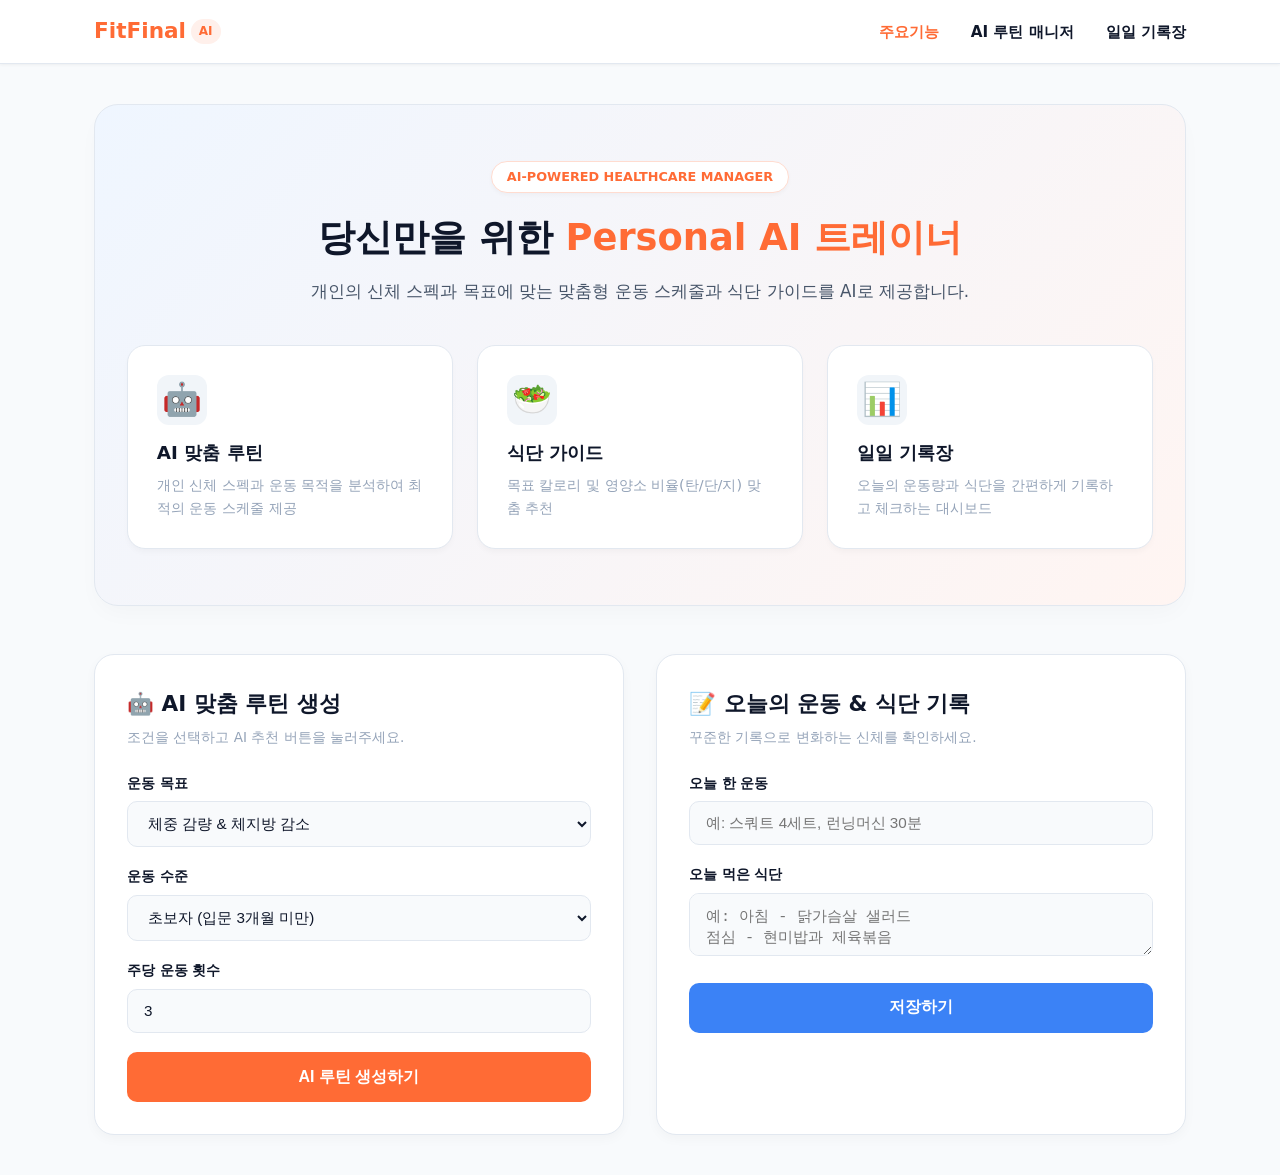
<file: fitfina_project/index.html>
<!DOCTYPE html>
<html lang="ko">
<head>
  <meta charset="UTF-8">
  <meta name="viewport" content="width=device-width, initial-scale=1.0">
  <title>FitFinal - AI 맞춤 헬스케어 & 다이어트 매니저</title>
  <link rel="stylesheet" href="css/style.css">
</head>
<body>

  <!-- 상단 네비게이션 헤더 (무료 체험하기 버튼 제거) -->
  <header class="app-header">
    <div class="header-container">
      <div class="logo">FitFinal <span>AI</span></div>
      <nav class="nav-menu">
        <a href="#hero" class="nav-link active">주요기능</a>
        <a href="#routine" class="nav-link">AI 루틴 매니저</a>
        <a href="#tracker" class="nav-link">일일 기록장</a>
      </nav>
    </div>
  </header>

  <main class="main-container">
    
    <!-- Hero 섹션 -->
    <section id="hero" class="hero-section">
      <span class="badge">AI-POWERED HEALTHCARE MANAGER</span>
      <h1>당신만을 위한 <span>Personal AI 트레이너</span></h1>
      <p class="subtitle">
        개인의 신체 스펙과 목표에 맞는 맞춤형 운동 스케줄과 식단 가이드를 AI로 제공합니다.
      </p>

      <div class="features-grid">
        <div class="feature-card">
          <div class="icon">🤖</div>
          <h3>AI 맞춤 루틴</h3>
          <p>개인 신체 스펙과 운동 목적을 분석하여 최적의 운동 스케줄 제공</p>
        </div>
        <div class="feature-card">
          <div class="icon">🥗</div>
          <h3>식단 가이드</h3>
          <p>목표 칼로리 및 영양소 비율(탄/단/지) 맞춤 추천</p>
        </div>
        <div class="feature-card">
          <div class="icon">📊</div>
          <h3>일일 기록장</h3>
          <p>오늘의 운동량과 식단을 간편하게 기록하고 체크하는 대시보드</p>
        </div>
      </div>
    </section>

    <!-- 대시보드 영역 -->
    <div class="dashboard-grid">
      
      <!-- AI 루틴 매니저 -->
      <section id="routine" class="card-section">
        <div class="section-header">
          <h2>🤖 AI 맞춤 루틴 생성</h2>
          <p>조건을 선택하고 AI 추천 버튼을 눌러주세요.</p>
        </div>

        <form id="recommend-form">
          <div class="form-group">
            <label for="goal">운동 목표</label>
            <select id="goal" name="goal">
              <option value="체중 감량 및 체지방 감소">체중 감량 & 체지방 감소</option>
              <option value="근육량 증진 및 근성장">근육량 증진 (근성장)</option>
              <option value="체력 증진 및 건강 유지">체력 증진 & 건강 유지</option>
            </select>
          </div>

          <div class="form-group">
            <label for="level">운동 수준</label>
            <select id="level" name="level">
              <option value="초보자">초보자 (입문 3개월 미만)</option>
              <option value="중급자">중급자 (분할 운동 가능)</option>
              <option value="상급자">상급자</option>
            </select>
          </div>

          <div class="form-group">
            <label for="days">주당 운동 횟수</label>
            <input type="number" id="days" name="days" placeholder="예: 3" min="1" max="7" value="3">
          </div>

          <button type="submit" id="recommend-btn" class="btn-primary">AI 루틴 생성하기</button>
        </form>

        <div id="result-area" class="result-box hidden">
          <div class="result-title">💡 AI 추천 결과</div>
          <div id="result-content" class="result-body"></div>
        </div>
      </section>

      <!-- 일일 헬스 기록장 -->
      <section id="tracker" class="card-section">
        <div class="section-header">
          <h2>📝 오늘의 운동 & 식단 기록</h2>
          <p>꾸준한 기록으로 변화하는 신체를 확인하세요.</p>
        </div>

        <form id="record-form">
          <div class="form-group">
            <label for="workout-log">오늘 한 운동</label>
            <input type="text" id="workout-log" placeholder="예: 스쿼트 4세트, 런닝머신 30분">
          </div>

          <div class="form-group">
            <label for="diet-log">오늘 먹은 식단</label>
            <textarea id="diet-log" placeholder="예: 아침 - 닭가슴살 샐러드&#10;점심 - 현미밥과 제육볶음"></textarea>
          </div>

          <button type="button" id="save-log-btn" class="btn-secondary">저장하기</button>
        </form>
        <div id="log-status" style="margin-top: 10px; font-size: 0.85rem; color: #22c55e;"></div>
      </section>

    </div>

  </main>

  <script src="js/main.js"></script>
</body>
</html>
</file>
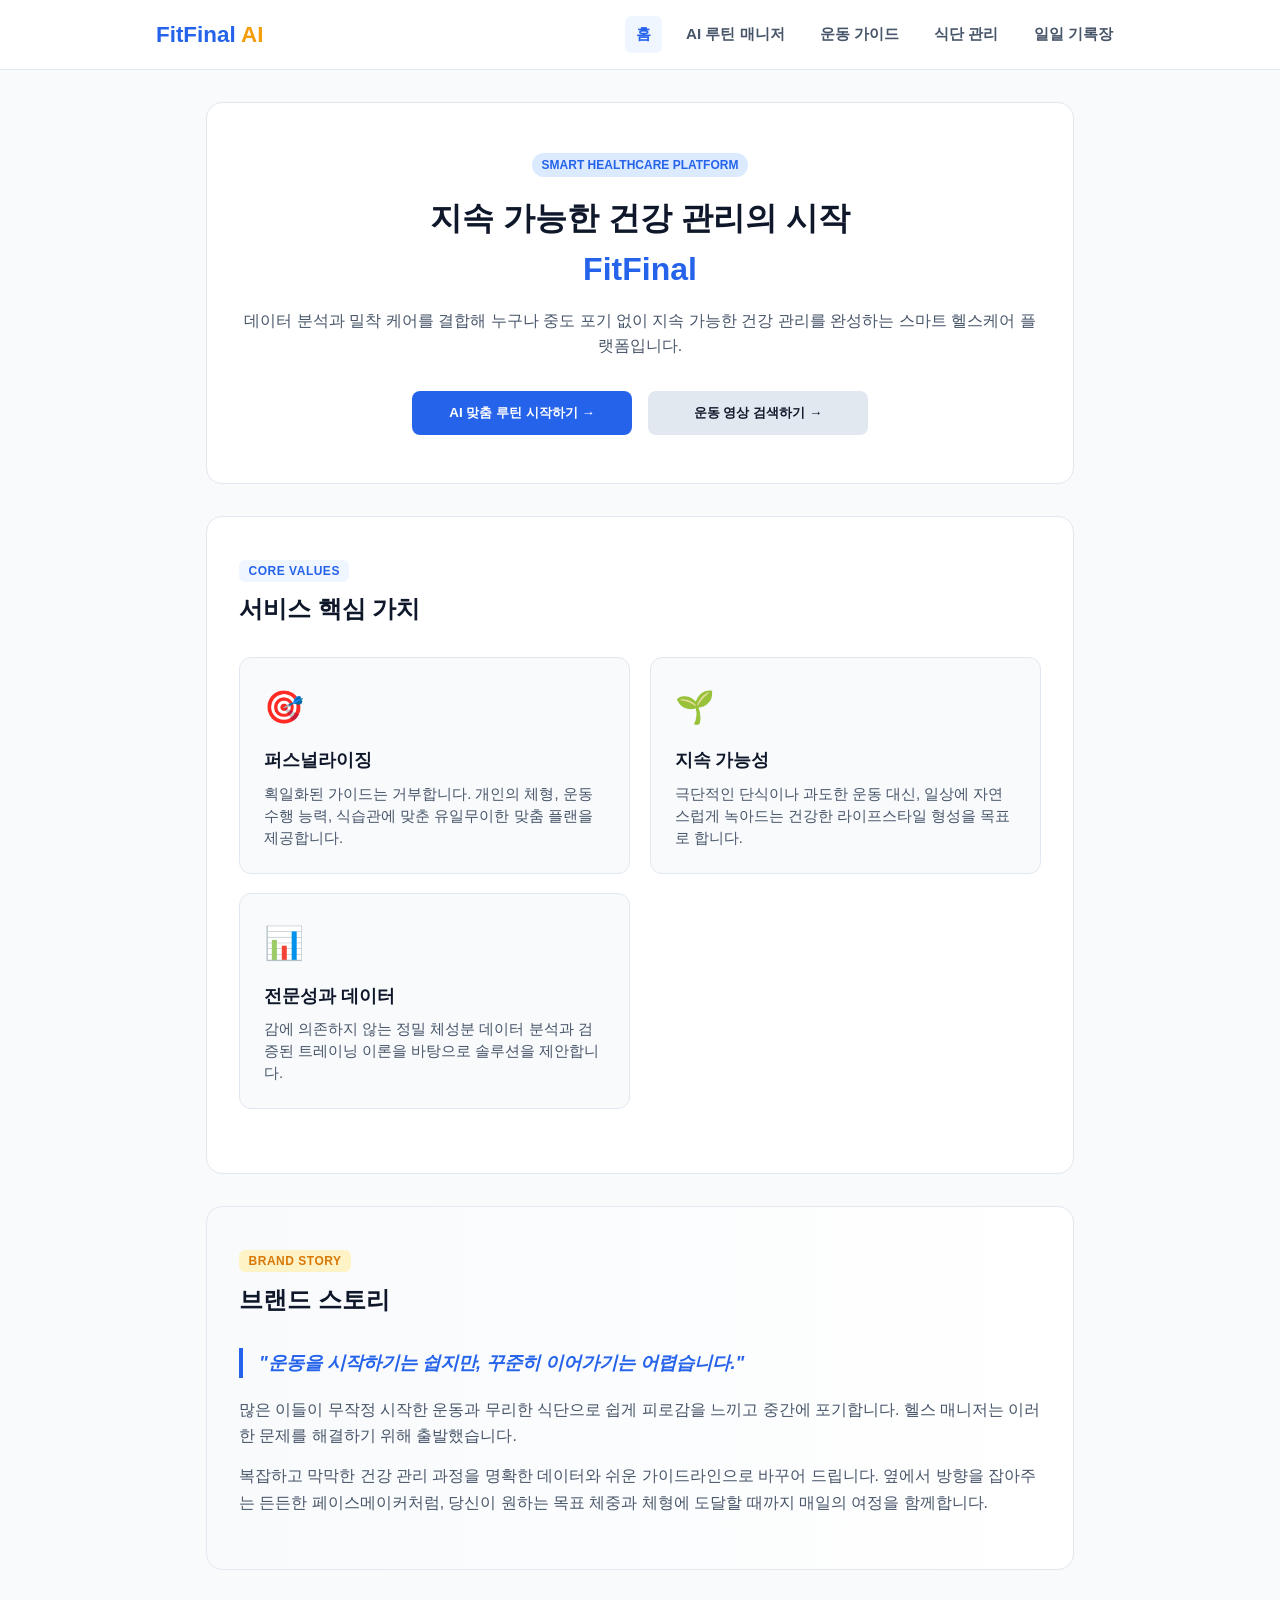
<file: fitfinal_project/index.html>
<!DOCTYPE html>
<html lang="ko">
<head>
  <meta charset="UTF-8">
  <meta name="viewport" content="width=device-width, initial-scale=1.0">
  <title>FitFinal - AI 맞춤 헬스케어 매니저</title>
  <link rel="stylesheet" href="css/style.css">
</head>
<body>

  <header class="app-header">
    <div class="header-container">
      <div class="logo">FitFinal <span>AI</span></div>
      <nav class="nav-menu">
        <a href="#" class="nav-link active" data-target="home-page">홈</a>
        <a href="#" class="nav-link" data-target="routine-page">AI 루틴 매니저</a>
        <a href="#" class="nav-link" data-target="guide-page">운동 가이드</a>
        <a href="#" class="nav-link" data-target="diet-page">식단 관리</a>
        <a href="#" class="nav-link" data-target="tracker-page">일일 기록장</a>
      </nav>
    </div>
  </header>

  <main class="main-container">
    
    <!-- 1. 홈 화면 (세련되게 개편) -->
    <section id="home-page" class="tab-content active">
      <div class="hero-section">
        <div class="hero-badge-wrap">
          <span class="badge">SMART HEALTHCARE PLATFORM</span>
        </div>
        <h1>지속 가능한 건강 관리의 시작 <br><span>FitFinal</span></h1>
        <p class="subtitle main-intro-text">
          데이터 분석과 밀착 케어를 결합해 누구나 중도 포기 없이 지속 가능한 건강 관리를 완성하는 스마트 헬스케어 플랫폼입니다.
        </p>

        <div class="hero-cta-group">
          <button class="btn-primary" onclick="switchTab('routine-page')">AI 맞춤 루틴 시작하기 →</button>
          <button class="btn-secondary" onclick="switchTab('guide-page')">운동 영상 검색하기 →</button>
        </div>
      </div>

      <!-- 서비스 핵심 가치 섹션 -->
      <div class="content-section-box">
        <div class="section-title-wrap">
          <span class="sub-heading-badge">CORE VALUES</span>
          <h2>서비스 핵심 가치</h2>
        </div>
        
        <div class="features-grid">
          <div class="feature-card">
            <div class="icon">🎯</div>
            <h3>퍼스널라이징</h3>
            <p class="feature-desc">획일화된 가이드는 거부합니다. 개인의 체형, 운동 수행 능력, 식습관에 맞춘 유일무이한 맞춤 플랜을 제공합니다.</p>
          </div>
          <div class="feature-card">
            <div class="icon">🌱</div>
            <h3>지속 가능성</h3>
            <p class="feature-desc">극단적인 단식이나 과도한 운동 대신, 일상에 자연스럽게 녹아드는 건강한 라이프스타일 형성을 목표로 합니다.</p>
          </div>
          <div class="feature-card">
            <div class="icon">📊</div>
            <h3>전문성과 데이터</h3>
            <p class="feature-desc">감에 의존하지 않는 정밀 체성분 데이터 분석과 검증된 트레이닝 이론을 바탕으로 솔루션을 제안합니다.</p>
          </div>
        </div>
      </div>

      <!-- 브랜드 스토리 섹션 -->
      <div class="brand-story-box">
        <div class="section-title-wrap">
          <span class="sub-heading-badge story-badge">BRAND STORY</span>
          <h2>브랜드 스토리</h2>
        </div>
        
        <blockquote class="story-quote">
          "운동을 시작하기는 쉽지만, 꾸준히 이어가기는 어렵습니다."
        </blockquote>
        
        <p class="story-text">
          많은 이들이 무작정 시작한 운동과 무리한 식단으로 쉽게 피로감을 느끼고 중간에 포기합니다. 헬스 매니저는 이러한 문제를 해결하기 위해 출발했습니다.
        </p>
        <p class="story-text">
          복잡하고 막막한 건강 관리 과정을 명확한 데이터와 쉬운 가이드라인으로 바꾸어 드립니다. 옆에서 방향을 잡아주는 든든한 페이스메이커처럼, 당신이 원하는 목표 체중과 체형에 도달할 때까지 매일의 여정을 함께합니다.
        </p>
      </div>
    </section>

    <!-- 2. AI 루틴 매니저 -->
    <section id="routine-page" class="tab-content">
      <div class="card-section">
        <div class="section-header">
          <h2>🤖 AI 맞춤 루틴 매니저</h2>
          <p>운동 목적과 주당 횟수를 입력하고 맞춤 루틴을 확인해보세요.</p>
        </div>

        <form id="recommend-form">
          <div class="form-group">
            <label for="goal">운동 목표</label>
            <select id="goal">
              <option value="체중 감량 및 체지방 감소">체중 감량 & 체지방 감소</option>
              <option value="근육량 증진 및 근성장">근육량 증진 (근성장)</option>
              <option value="체력 증진 및 건강 유지">체력 증진 & 건강 유지</option>
            </select>
          </div>

          <div class="form-group">
            <label for="level">운동 수준</label>
            <select id="level">
              <option value="초보자">초보자 (3개월 미만)</option>
              <option value="중급자">중급자 (분할 운동 가능)</option>
              <option value="상급자">상급자</option>
            </select>
          </div>

          <div class="form-group">
            <label for="days">주당 운동 횟수</label>
            <input type="number" id="days" min="1" max="7" value="3">
          </div>

          <button type="submit" id="recommend-btn" class="btn-primary">AI 맞춤 루틴 생성하기</button>
        </form>

        <div id="result-area" class="result-box hidden">
          <div class="result-title">💡 AI 추천 분석 결과</div>
          <div id="result-content" class="result-body"></div>
        </div>
      </div>
    </section>

    <!-- 3. 운동 가이드 (유튜브) -->
    <section id="guide-page" class="tab-content">
      <div class="card-section">
        <div class="section-header">
          <h2>🎥 운동 가이드 영상 검색 (YouTube)</h2>
          <p>YouTube Data API v3를 활용해 정확한 운동 수행 및 자세 가이드를 검색합니다.</p>
        </div>

        <form id="youtube-search-form" style="display: flex; gap: 0.8rem;">
          <input type="text" id="exercise-query" placeholder="예: 스쿼트, 벤치프레스, 데드리프트" required>
          <button type="submit" class="btn-primary" style="width: 130px;">검색</button>
        </form>

        <div style="margin-top: 1rem;">
          <span style="font-size: 0.85rem; color: #64748b; font-weight: bold;">추천 검색어: </span>
          <button class="chip-btn" onclick="searchYoutube('스쿼트')">#스쿼트</button>
          <button class="chip-btn" onclick="searchYoutube('데드리프트')">#데드리프트</button>
          <button class="chip-btn" onclick="searchYoutube('벤치프레스')">#벤치프레스</button>
          <button class="chip-btn" onclick="searchYoutube('푸쉬업')">#푸쉬업</button>
        </div>

        <div id="youtube-result-container" style="margin-top: 2rem;"></div>
      </div>
    </section>

    <!-- 4. 식단 관리 -->
    <section id="diet-page" class="tab-content">
      <div class="card-section">
        <div class="section-header">
          <h2>🥗 맞춤 식단 관리</h2>
          <p>신체 정보 기반의 최적 영양 섭취 비율 및 일일 권장 식단 가이드입니다.</p>
        </div>

        <form id="diet-form">
          <div style="display: grid; grid-template-columns: 1fr 1fr; gap: 1rem;">
            <div class="form-group">
              <label for="height">신장 (cm)</label>
              <input type="number" id="height" placeholder="175" required>
            </div>
            <div class="form-group">
              <label for="weight">현재 체중 (kg)</label>
              <input type="number" id="weight" placeholder="70" required>
            </div>
            <div class="form-group">
              <label for="gender">성별</label>
              <select id="gender">
                <option value="남성">남성</option>
                <option value="여성">여성</option>
              </select>
            </div>
            <div class="form-group">
              <label for="target_weight">목표 체중 (kg)</label>
              <input type="number" id="target_weight" placeholder="65" required>
            </div>
          </div>

          <button type="submit" id="diet-btn" class="btn-primary" style="margin-top: 1rem;">식단 플랜 받기</button>
        </form>

        <div id="diet-result-area" class="result-box hidden">
          <div class="result-title">🥗 AI 식단 가이드</div>
          <div id="diet-result-content" class="result-body"></div>
        </div>
      </div>
    </section>

    <!-- 5. 일일 기록장 -->
    <section id="tracker-page" class="tab-content">
      <div class="card-section">
        <div class="section-header">
          <h2>📝 일일 기록장</h2>
          <p>오늘 한 운동과 식단을 편하게 기록해 보세요.</p>
        </div>

        <form id="record-form">
          <div class="form-group">
            <label for="workout-log">오늘의 운동</label>
            <input type="text" id="workout-log" placeholder="예: 스쿼트 4세트, 런닝머신 30분">
          </div>

          <div class="form-group">
            <label for="diet-log">오늘의 식단</label>
            <textarea id="diet-log" placeholder="예: 아침 - 샐러드, 점심 - 닭가슴살 볶음밥"></textarea>
          </div>

          <button type="button" id="save-log-btn" class="btn-secondary">저장하기</button>
        </form>
        <div id="log-status" style="margin-top: 10px; font-weight: bold; color: #16a34a;"></div>
      </div>
    </section>

  </main>

  <script src="js/main.js"></script>
</body>
</html>
</file>
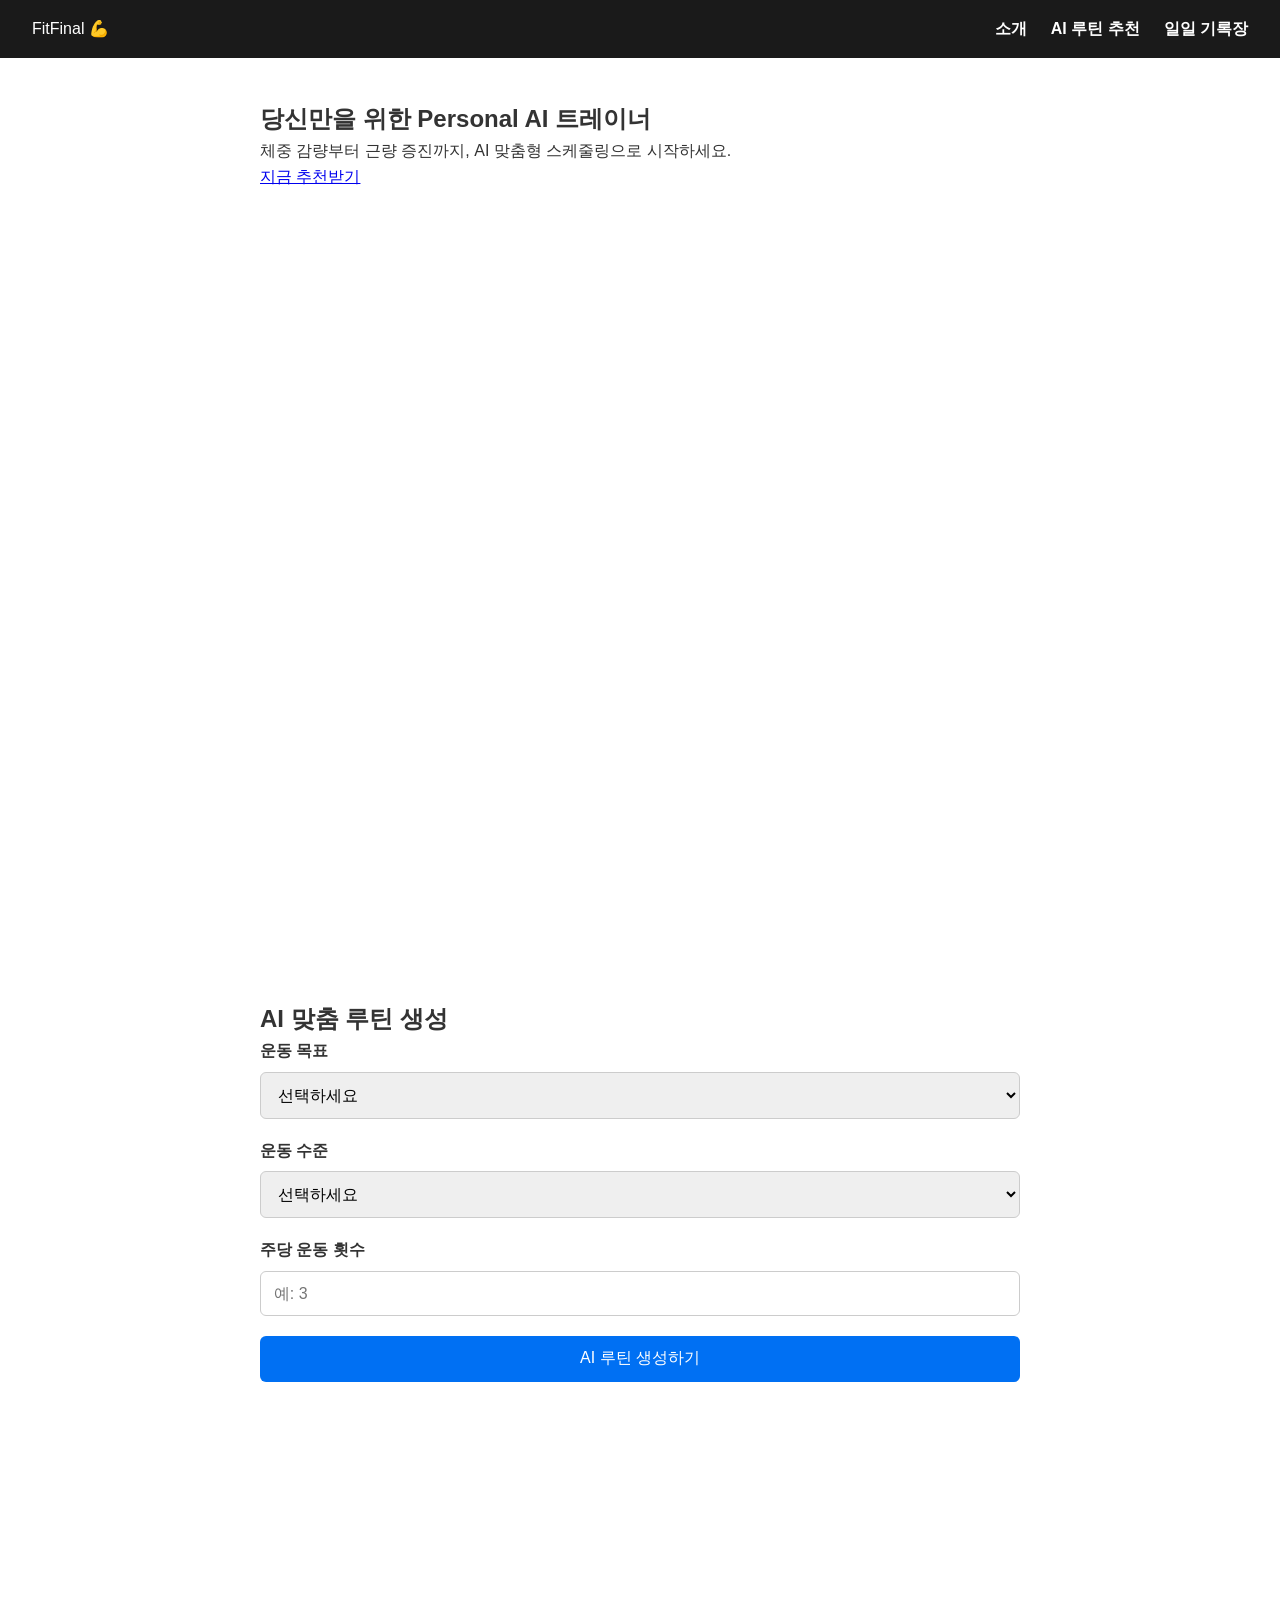
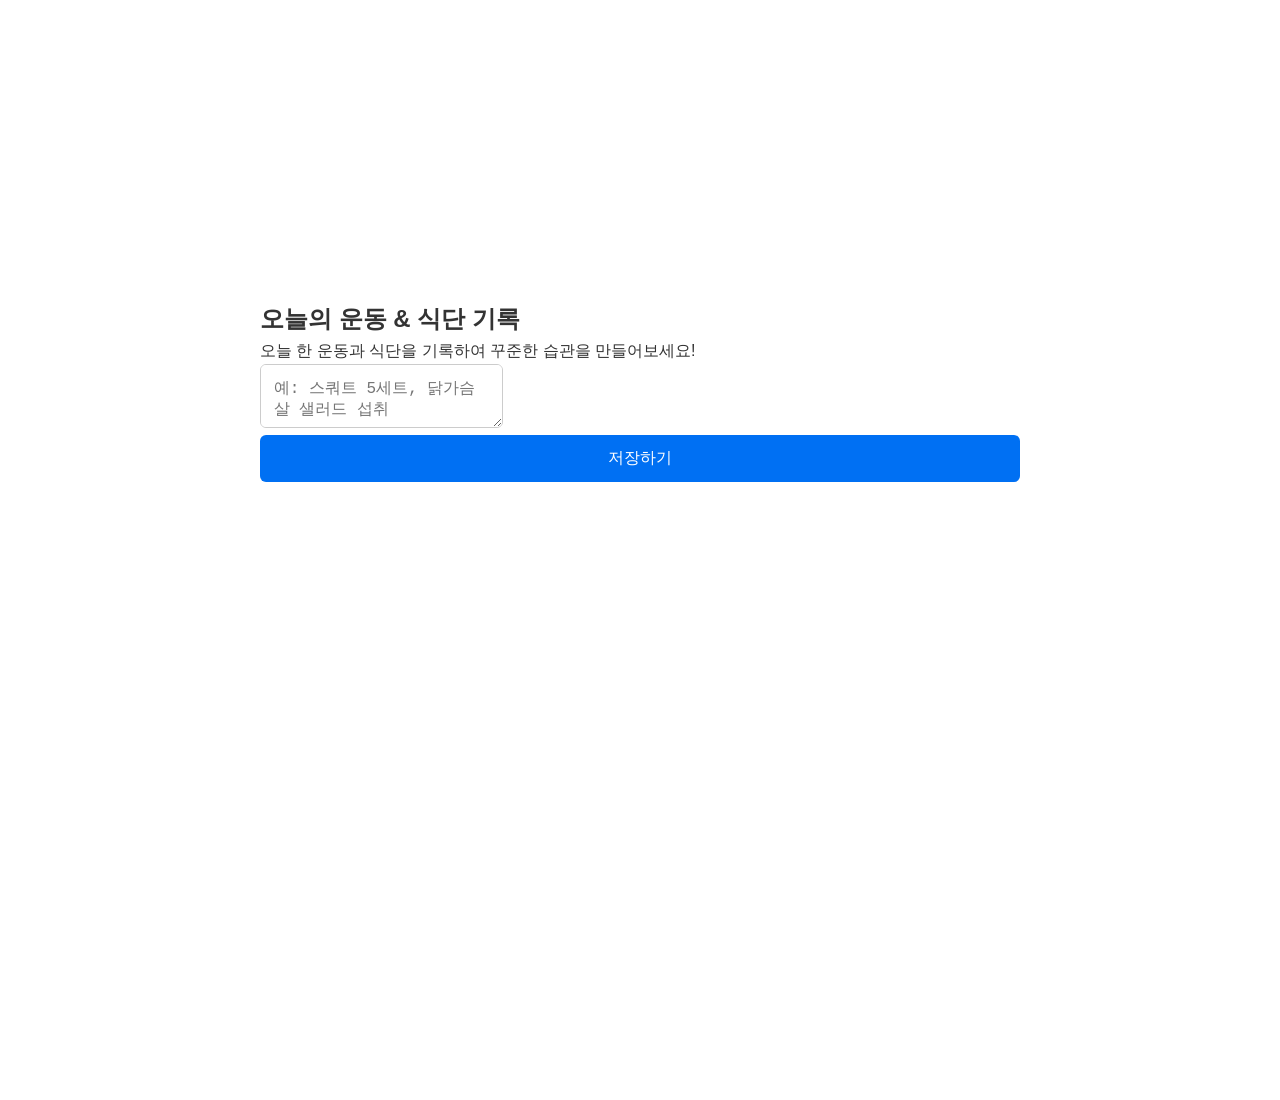
<file: fitfinal-project/public/index.html>
<!DOCTYPE html>
<html lang="ko">
<head>
  <meta charset="UTF-8">
  <meta name="viewport" content="width=device-width, initial-scale=1.0">
  <title>FitFinal - AI 헬스 매니저</title>
  <link rel="stylesheet" href="css/style.css">
</head>
<body>
  <!-- 네비게이션 바 -->
  <header>
    <nav class="navbar">
      <div class="logo">FitFinal 💪</div>
      <ul class="nav-links">
        <li><a href="#home">소개</a></li>
        <li><a href="#ai-manager">AI 루틴 추천</a></li>
        <li><a href="#tracker">일일 기록장</a></li>
      </ul>
    </nav>
  </header>

  <!-- Section 1: 홈 / 소개 -->
  <section id="home" class="section">
    <h1>당신만을 위한 Personal AI 트레이너</h1>
    <p>체중 감량부터 근량 증진까지, AI 맞춤형 스케줄링으로 시작하세요.</p>
    <a href="#ai-manager" class="btn">지금 추천받기</a>
  </section>

  <!-- Section 2: AI 기능 -->
  <section id="ai-manager" class="section">
    <h2>AI 맞춤 루틴 생성</h2>
    <form id="ai-form">
      <div class="form-group">
        <label for="goal">운동 목표</label>
        <select id="goal" required>
          <option value="">선택하세요</option>
          <option value="근육량 증진">근육량 증진 (벌크업)</option>
          <option value="체체방 감량">체지방 감량 (다이어트)</option>
          <option value="체력 증진">체력 및 건강 유지</option>
        </select>
      </div>
      <div class="form-group">
        <label for="level">운동 수준</label>
        <select id="level" required>
          <option value="">선택하세요</option>
          <option value="초급자">초급자 (헬린이)</option>
          <option value="중급자">중급자 (1년 이상)</option>
        </select>
      </div>
      <div class="form-group">
        <label for="days">주당 운동 횟수</label>
        <input type="number" id="days" min="1" max="7" placeholder="예: 3" required>
      </div>
      <button type="submit" id="submit-btn">AI 루틴 생성하기</button>
    </form>

    <!-- AI 결과 / 상태 안내 영역 -->
    <div id="status-msg" class="status-msg"></div>
    <div id="ai-result" class="result-box hidden"></div>
  </section>

  <!-- Section 3: 일일 기록장 -->
  <section id="tracker" class="section">
    <h2>오늘의 운동 & 식단 기록</h2>
    <div class="tracker-card">
      <p>오늘 한 운동과 식단을 기록하여 꾸준한 습관을 만들어보세요!</p>
      <textarea placeholder="예: 스쿼트 5세트, 닭가슴살 샐러드 섭취"></textarea>
      <button class="btn-secondary" onclick="alert('기록이 저장되었습니다!')">저장하기</button>
    </div>
  </section>

  <script src="js/main.js"></script>
</body>
</html>
</file>
<file: fitfina_project/css/style.css>
:root {
  --bg-main: #f8fafc;
  --bg-card: #ffffff;
  --primary: #ff6b35; /* 포인트 오렌지 컬러 */
  --primary-hover: #e85a26;
  --accent-blue: #3b82f6;
  --text-title: #0f172a;
  --text-body: #475569;
  --text-sub: #94a3b8;
  --border-light: #e2e8f0;
}

* {
  box-sizing: border-box;
  margin: 0;
  padding: 0;
}

body {
  font-family: 'Pretendard', -apple-system, BlinkMacSystemFont, system-ui, Roboto, sans-serif;
  background-color: var(--bg-main);
  color: var(--text-body);
  line-height: 1.6;
}

/* 1. 상단 GNB 네비게이션 바 */
.app-header {
  position: sticky;
  top: 0;
  z-index: 1000;
  background-color: rgba(255, 255, 255, 0.95);
  backdrop-filter: blur(8px);
  border-bottom: 1px solid var(--border-light);
  box-shadow: 0 1px 3px rgba(0,0,0,0.05);
}

.header-container {
  max-width: 1140px;
  margin: 0 auto;
  padding: 0.9rem 1.5rem;
  display: flex;
  justify-content: space-between;
  align-items: center;
}

.logo {
  font-size: 1.35rem;
  font-weight: 800;
  color: var(--primary);
  display: flex;
  align-items: center;
  gap: 0.3rem;
}

.logo span {
  background-color: #fff0eb;
  color: var(--primary);
  font-size: 0.75rem;
  padding: 0.2rem 0.5rem;
  border-radius: 20px;
}

.nav-menu {
  display: flex;
  gap: 2rem;
}

.nav-link {
  color: var(--text-title);
  text-decoration: none;
  font-weight: 600;
  font-size: 0.95rem;
  transition: color 0.2s;
}

.nav-link:hover, .nav-link.active {
  color: var(--primary);
}

.nav-btn {
  background-color: var(--primary);
  color: white;
  padding: 0.5rem 1.2rem;
  border-radius: 20px;
  text-decoration: none;
  font-weight: 700;
  font-size: 0.85rem;
}

/* 메인 컨테이너 */
.main-container {
  max-width: 1140px;
  margin: 0 auto;
  padding: 2.5rem 1.5rem;
}

/* 2. 메인 히어로 섹션 */
.hero-section {
  background: linear-gradient(135deg, #eff6ff 0%, #fff5f2 100%);
  border: 1px solid var(--border-light);
  border-radius: 24px;
  padding: 3.5rem 2rem;
  text-align: center;
  margin-bottom: 3rem;
  box-shadow: 0 10px 25px -5px rgba(0, 0, 0, 0.03);
}

.badge {
  display: inline-block;
  background-color: #ffffff;
  color: var(--primary);
  border: 1px solid #ffdcd0;
  padding: 0.3rem 0.9rem;
  border-radius: 20px;
  font-size: 0.8rem;
  font-weight: 700;
  margin-bottom: 1.2rem;
  box-shadow: 0 2px 4px rgba(0,0,0,0.03);
}

.hero-section h1 {
  font-size: 2.3rem;
  font-weight: 800;
  color: var(--text-title);
  margin-bottom: 1rem;
  line-height: 1.35;
}

.hero-section h1 span {
  color: var(--primary);
}

.subtitle {
  color: var(--text-body);
  font-size: 1.05rem;
  margin-bottom: 2rem;
}

/* 3. 주요 기능 카드리스트 (3분할) */
.features-grid {
  display: grid;
  grid-template-columns: repeat(auto-fit, minmax(300px, 1fr));
  gap: 1.5rem;
  margin-top: 2.5rem;
}

.feature-card {
  background: var(--bg-card);
  border: 1px solid var(--border-light);
  border-radius: 18px;
  padding: 1.8rem;
  text-align: left;
  box-shadow: 0 4px 6px -1px rgba(0, 0, 0, 0.03);
  transition: transform 0.2s, box-shadow 0.2s;
}

.feature-card:hover {
  transform: translateY(-4px);
  box-shadow: 0 12px 20px -5px rgba(0, 0, 0, 0.08);
}

.feature-card .icon {
  font-size: 2rem;
  margin-bottom: 0.8rem;
  background-color: #f1f5f9;
  width: 50px;
  height: 50px;
  display: flex;
  align-items: center;
  justify-content: center;
  border-radius: 12px;
}

.feature-card h3 {
  font-size: 1.15rem;
  font-weight: 700;
  color: var(--text-title);
  margin-bottom: 0.4rem;
}

.feature-card p {
  color: var(--text-sub);
  font-size: 0.9rem;
}

/* 4. 대시보드 그리드 (폼 및 기록장) */
.dashboard-grid {
  display: grid;
  grid-template-columns: repeat(auto-fit, minmax(340px, 1fr));
  gap: 2rem;
  margin-top: 1rem;
}

.card-section {
  background: var(--bg-card);
  border: 1px solid var(--border-light);
  border-radius: 20px;
  padding: 2rem;
  box-shadow: 0 4px 12px rgba(0, 0, 0, 0.03);
}

.section-header h2 {
  font-size: 1.35rem;
  font-weight: 800;
  color: var(--text-title);
  margin-bottom: 0.3rem;
}

.section-header p {
  color: var(--text-sub);
  font-size: 0.85rem;
  margin-bottom: 1.5rem;
}

/* Input & Select 입력 양식 */
.form-group {
  margin-bottom: 1.2rem;
}

label {
  display: block;
  font-size: 0.85rem;
  font-weight: 700;
  color: var(--text-title);
  margin-bottom: 0.4rem;
}

input, select, textarea {
  width: 100%;
  padding: 0.8rem 1rem;
  background-color: #f8fafc;
  border: 1px solid var(--border-light);
  border-radius: 10px;
  color: var(--text-title);
  font-size: 0.95rem;
  outline: none;
  transition: all 0.2s;
}

input:focus, select:focus, textarea:focus {
  background-color: #ffffff;
  border-color: var(--primary);
  box-shadow: 0 0 0 3px rgba(255, 107, 53, 0.15);
}

/* 버튼 스타일 */
.btn-primary {
  width: 100%;
  padding: 0.9rem;
  background-color: var(--primary);
  color: white;
  border: none;
  border-radius: 10px;
  font-size: 1rem;
  font-weight: 700;
  cursor: pointer;
  transition: background-color 0.2s;
}

.btn-primary:hover {
  background-color: var(--primary-hover);
}

.btn-secondary {
  width: 100%;
  padding: 0.9rem;
  background-color: var(--accent-blue);
  color: white;
  border: none;
  border-radius: 10px;
  font-size: 1rem;
  font-weight: 700;
  cursor: pointer;
}

/* AI 추천 결과창 */
.result-box {
  margin-top: 1.5rem;
  padding: 1.25rem;
  background-color: #fff8f5;
  border: 1px solid #ffdcd0;
  border-radius: 12px;
}

.result-title {
  font-weight: 700;
  color: var(--primary);
  margin-bottom: 0.5rem;
}

.result-body {
  font-size: 0.9rem;
  color: var(--text-title);
  white-space: pre-wrap;
}

.hidden {
  display: none;
}
</file>
<file: fitfinal_project/css/style.css>
:root {
  --primary: #2563eb;
  --primary-hover: #1d4ed8;
  --bg-color: #f8fafc;
  --card-bg: #ffffff;
  --text-main: #0f172a;
  --text-sub: #475569;
  --border-color: #e2e8f0;
}

* {
  box-sizing: border-box;
  margin: 0;
  padding: 0;
  font-family: -apple-system, BlinkMacSystemFont, "Segoe UI", Roboto, sans-serif;
}

body {
  background-color: var(--bg-color);
  color: var(--text-main);
  line-height: 1.6;
}

.app-header {
  background: #ffffff;
  border-bottom: 1px solid var(--border-color);
  position: sticky;
  top: 0;
  z-index: 100;
}

.header-container {
  max-width: 1000px;
  margin: 0 auto;
  padding: 1rem;
  display: flex;
  justify-content: space-between;
  align-items: center;
}

.logo {
  font-size: 1.4rem;
  font-weight: 800;
  color: var(--primary);
}

.logo span {
  color: #f59e0b;
}

.nav-menu {
  display: flex;
  gap: 0.8rem;
}

.nav-link {
  text-decoration: none;
  color: var(--text-sub);
  font-weight: 600;
  padding: 0.4rem 0.7rem;
  border-radius: 6px;
  font-size: 0.95rem;
}

.nav-link:hover, .nav-link.active {
  color: var(--primary);
  background-color: #eff6ff;
}

.main-container {
  max-width: 900px;
  margin: 2rem auto;
  padding: 0 1rem;
}

.tab-content {
  display: none;
}

.tab-content.active {
  display: block;
}

.card-section, .hero-section {
  background: var(--card-bg);
  padding: 2rem;
  border-radius: 14px;
  border: 1px solid var(--border-color);
}

.badge {
  background: #dbeafe;
  color: var(--primary);
  padding: 0.3rem 0.6rem;
  border-radius: 20px;
  font-size: 0.75rem;
  font-weight: 700;
}

h1 {
  font-size: 2rem;
  margin: 0.8rem 0;
}

h1 span {
  color: var(--primary);
}

.subtitle {
  color: var(--text-sub);
  margin-bottom: 1.5rem;
}

.features-grid {
  display: grid;
  grid-template-columns: repeat(auto-fit, minmax(240px, 1fr));
  gap: 1rem;
  margin: 1.5rem 0;
}

.feature-card {
  padding: 1.2rem;
  border-radius: 10px;
  background: #f8fafc;
  border: 1px solid var(--border-color);
}

.feature-card .icon {
  font-size: 1.8rem;
  margin-bottom: 0.4rem;
}

.form-group {
  margin-bottom: 1rem;
}

label {
  display: block;
  font-weight: 600;
  margin-bottom: 0.3rem;
  font-size: 0.9rem;
}

input, select, textarea {
  width: 100%;
  padding: 0.7rem;
  border: 1px solid var(--border-color);
  border-radius: 8px;
  font-size: 0.95rem;
}

textarea {
  height: 90px;
}

.btn-primary {
  width: 100%;
  background: var(--primary);
  color: white;
  border: none;
  padding: 0.8rem;
  border-radius: 8px;
  font-weight: 700;
  cursor: pointer;
}

.btn-primary:hover {
  background: var(--primary-hover);
}

.btn-secondary {
  width: 100%;
  background: #e2e8f0;
  color: var(--text-main);
  border: none;
  padding: 0.8rem;
  border-radius: 8px;
  font-weight: 700;
  cursor: pointer;
}

.chip-btn {
  background: #e2e8f0;
  border: none;
  padding: 0.3rem 0.6rem;
  border-radius: 12px;
  font-size: 0.8rem;
  cursor: pointer;
}

/* YouTube 비디오 카드 그리드 디자인 */
.youtube-grid {
  display: grid;
  grid-template-columns: repeat(auto-fill, minmax(250px, 1fr));
  gap: 1.2rem;
}

.youtube-card {
  background: #ffffff;
  border-radius: 10px;
  overflow: hidden;
  border: 1px solid var(--border-color);
  transition: transform 0.2s;
}

.youtube-card:hover {
  transform: translateY(-3px);
}

.thumb-wrap {
  position: relative;
  width: 100%;
  padding-top: 56.25%;
  background: #000;
}

.thumb-wrap img {
  position: absolute;
  top: 0;
  left: 0;
  width: 100%;
  height: 100%;
  object-fit: cover;
}

.play-icon {
  position: absolute;
  top: 50%;
  left: 50%;
  transform: translate(-50%, -50%);
  background: rgba(0, 0, 0, 0.7);
  color: #fff;
  width: 40px;
  height: 40px;
  border-radius: 50%;
  display: flex;
  align-items: center;
  justify-content: center;
}

.video-info {
  padding: 0.8rem;
}

.video-title {
  font-size: 0.9rem;
  line-height: 1.3;
  margin-bottom: 0.4rem;
}

.video-title a {
  text-decoration: none;
  color: var(--text-main);
}

.channel-name {
  font-size: 0.8rem;
  color: var(--text-sub);
}

.result-box {
  margin-top: 1.5rem;
  padding: 1.2rem;
  background: #f8fafc;
  border-radius: 10px;
  border: 1px solid #cbd5e1;
}

.result-title {
  font-weight: 700;
  margin-bottom: 0.8rem;
  color: var(--primary);
}

.hidden {
  display: none;
}

.loading {
  color: var(--text-sub);
  font-style: italic;
}

/* 홈 화면 세련된 레이아웃 디자인 */
.hero-section {
  text-align: center;
  padding: 3rem 2rem;
  background: linear-gradient(135deg, #ffffff 0% #f1f5f9 100%);
  border-radius: 16px;
  border: 1px solid var(--border-color);
  margin-bottom: 2rem;
}

.hero-badge-wrap {
  margin-bottom: 1rem;
}

.hero-cta-group {
  margin-top: 2rem;
  display: flex;
  gap: 1rem;
  justify-content: center;
}

.hero-cta-group button {
  max-width: 220px;
}

.content-section-box, .brand-story-box {
  background: #ffffff;
  padding: 2.5rem 2rem;
  border-radius: 16px;
  border: 1px solid var(--border-color);
  margin-bottom: 2rem;
}

.section-title-wrap {
  margin-bottom: 1.8rem;
  text-align: left;
}

.sub-heading-badge {
  font-size: 0.75rem;
  font-weight: 800;
  color: var(--primary);
  background: #eff6ff;
  padding: 0.25rem 0.6rem;
  border-radius: 6px;
  letter-spacing: 0.5px;
}

.story-badge {
  background: #fef3c7;
  color: #d97706;
}

.section-title-wrap h2 {
  font-size: 1.5rem;
  margin-top: 0.5rem;
  color: var(--text-main);
}

.features-grid {
  display: grid;
  grid-template-columns: repeat(auto-fit, minmax(260px, 1fr));
  gap: 1.2rem;
}

.feature-card {
  background: #f8fafc;
  padding: 1.5rem;
  border-radius: 12px;
  border: 1px solid var(--border-color);
  text-align: left;
  transition: transform 0.2s ease;
}

.feature-card:hover {
  transform: translateY(-3px);
}

.feature-card .icon {
  font-size: 2rem;
  margin-bottom: 0.8rem;
}

.feature-card h3 {
  font-size: 1.1rem;
  margin-bottom: 0.5rem;
  color: var(--text-main);
}

.feature-desc {
  font-size: 0.92rem;
  color: var(--text-sub);
  line-height: 1.5;
}

.brand-story-box {
  background: linear-gradient(to right, #f8fafc, #ffffff);
}

.story-quote {
  font-size: 1.15rem;
  font-weight: 700;
  color: var(--primary);
  border-left: 4px solid var(--primary);
  padding-left: 1rem;
  margin-bottom: 1.2rem;
  font-style: italic;
}

.story-text {
  font-size: 0.98rem;
  color: var(--text-sub);
  line-height: 1.7;
  margin-bottom: 0.8rem;
}
</file>
<file: fitfinal-project/public/css/style.css>
* { box-sizing: border-box; margin: 0; padding: 0; }
body { font-family: 'Pretendard', sans-serif; line-height: 1.6; color: #333; }

.navbar { display: flex; justify-content: space-between; align-items: center; padding: 1rem 2rem; background: #1a1a1a; color: white; position: fixed; width: 100%; top: 0; z-index: 100; }
.nav-links { display: flex; list-style: none; gap: 1.5rem; }
.nav-links a { color: white; text-decoration: none; font-weight: bold; }

.section { padding: 100px 20px 60px; min-height: 100vh; max-width: 800px; margin: 0 auto; }

.form-group { margin-bottom: 1.2rem; display: flex; flex-direction: column; }
label { margin-bottom: 0.5rem; font-weight: bold; }
input, select, textarea { padding: 0.8rem; border: 1px solid #ccc; border-radius: 6px; font-size: 1rem; }

button { padding: 0.8rem 1.5rem; background: #0070f3; color: white; border: none; border-radius: 6px; cursor: pointer; font-size: 1rem; width: 100%; }
button:hover { background: #0051a2; }

.result-box { margin-top: 1.5rem; padding: 1.5rem; background: #f0f7ff; border-left: 5px solid #0070f3; border-radius: 4px; white-space: pre-wrap; }
.status-msg { margin-top: 1rem; font-weight: bold; }
.status-msg.error { color: #e53e3e; }
.status-msg.loading { color: #3182ce; }

.hidden { display: none; }

/* 반응형 모바일 처리 */
@media (max-width: 600px) {
  .navbar { flex-direction: column; gap: 0.5rem; text-align: center; }
  .nav-links { gap: 1rem; }
  .section { padding-top: 120px; }
}
</file>
